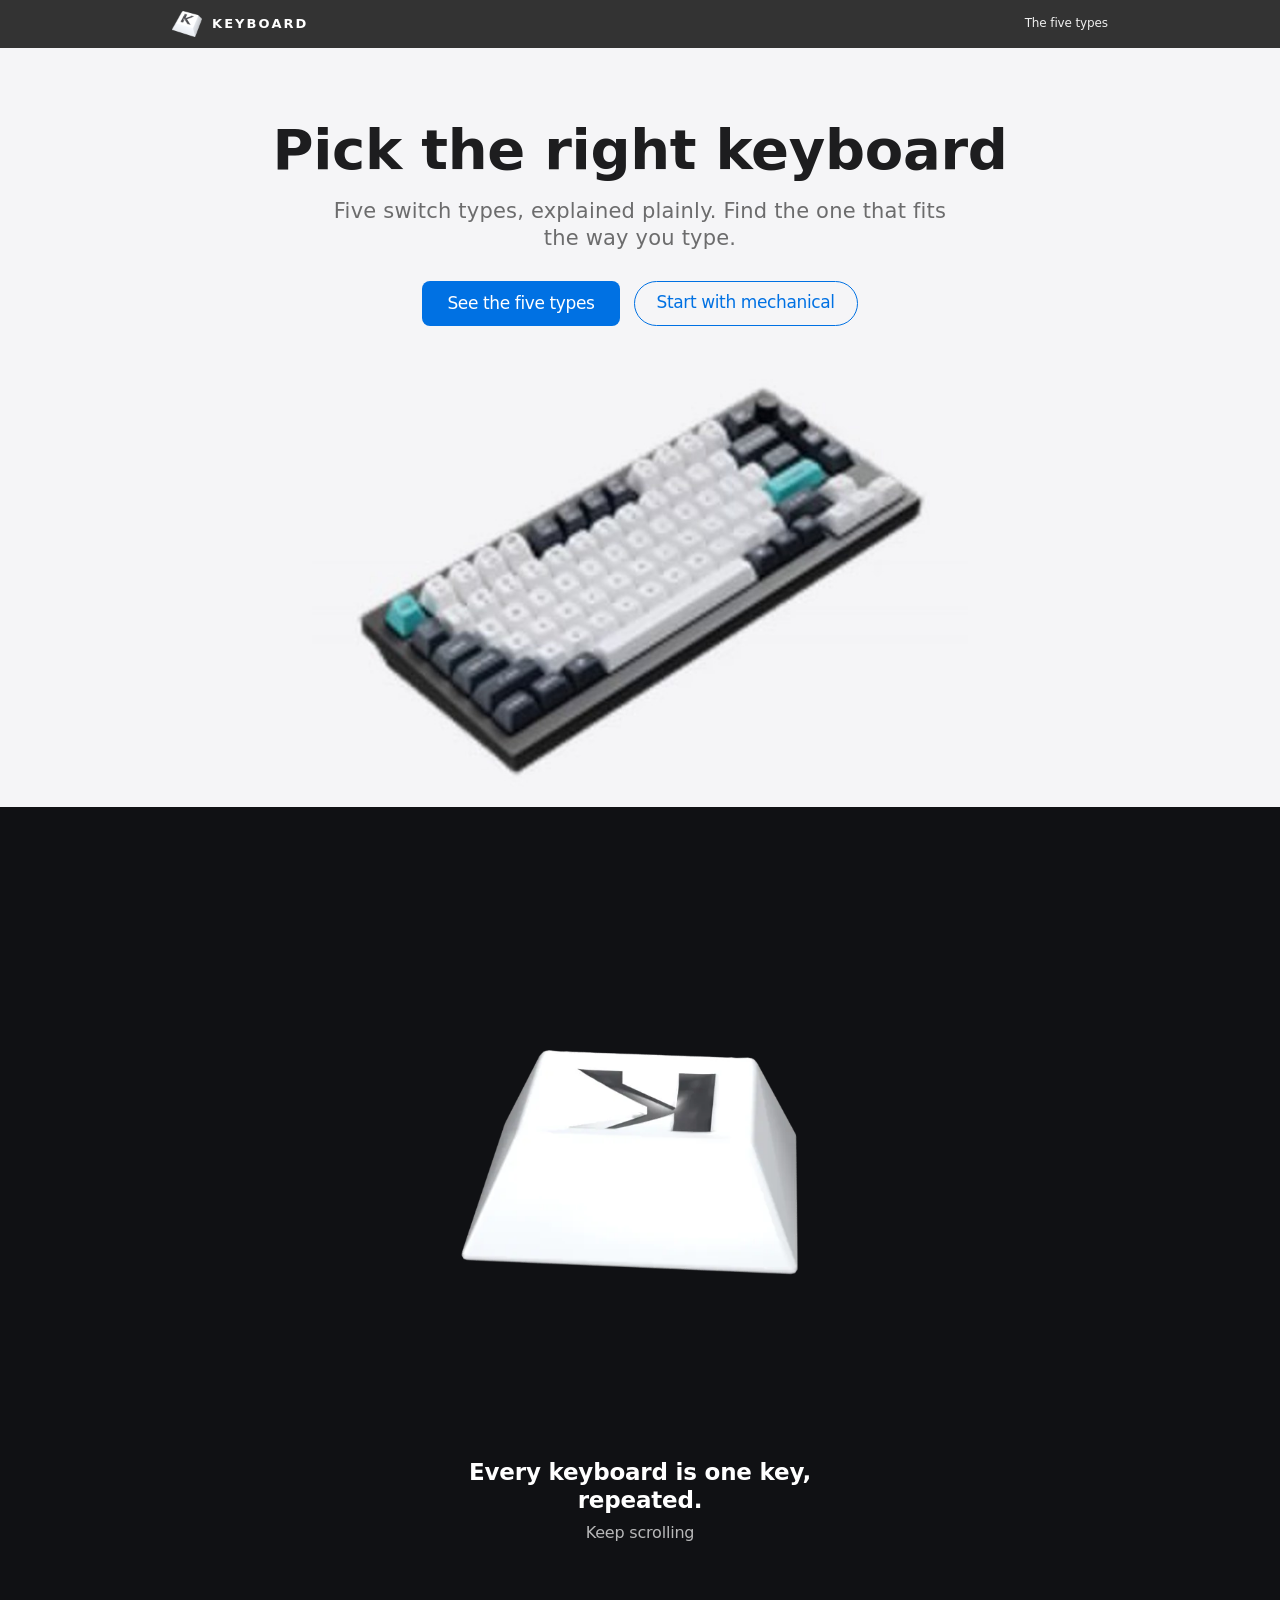
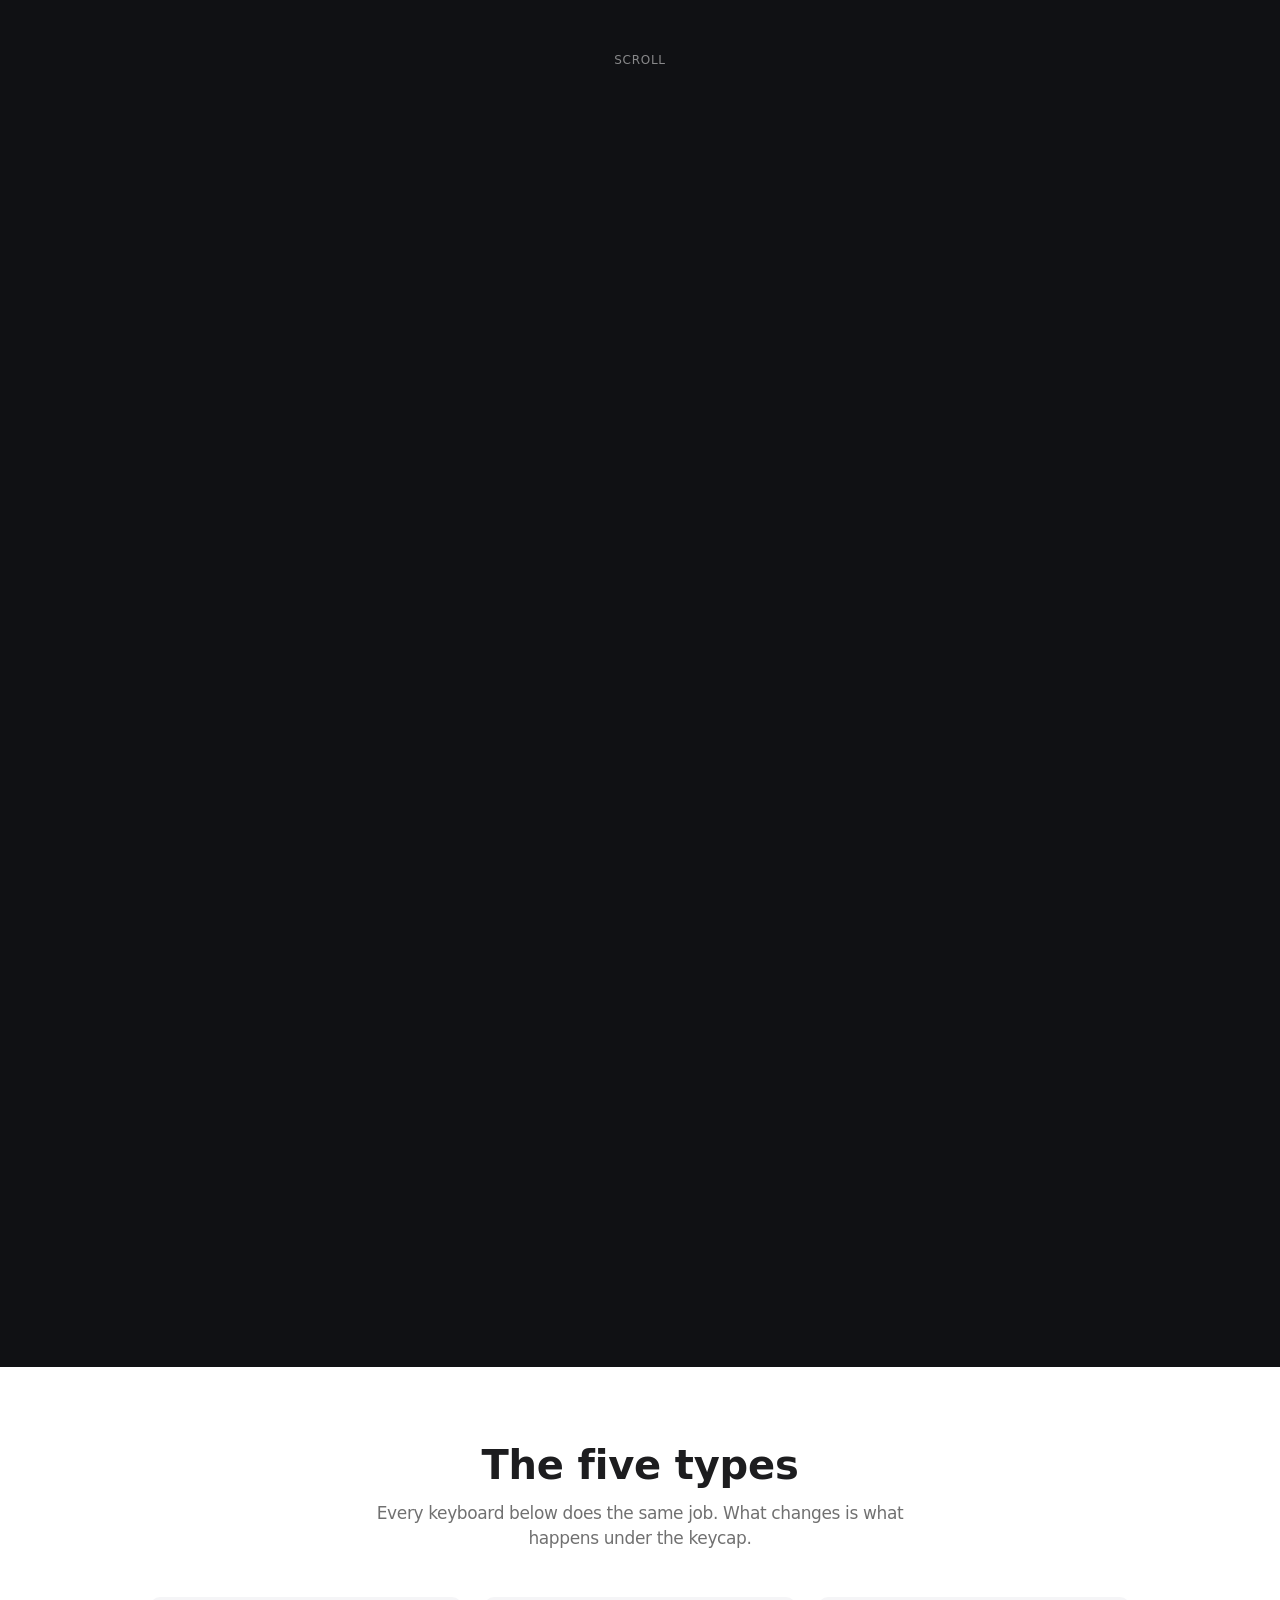
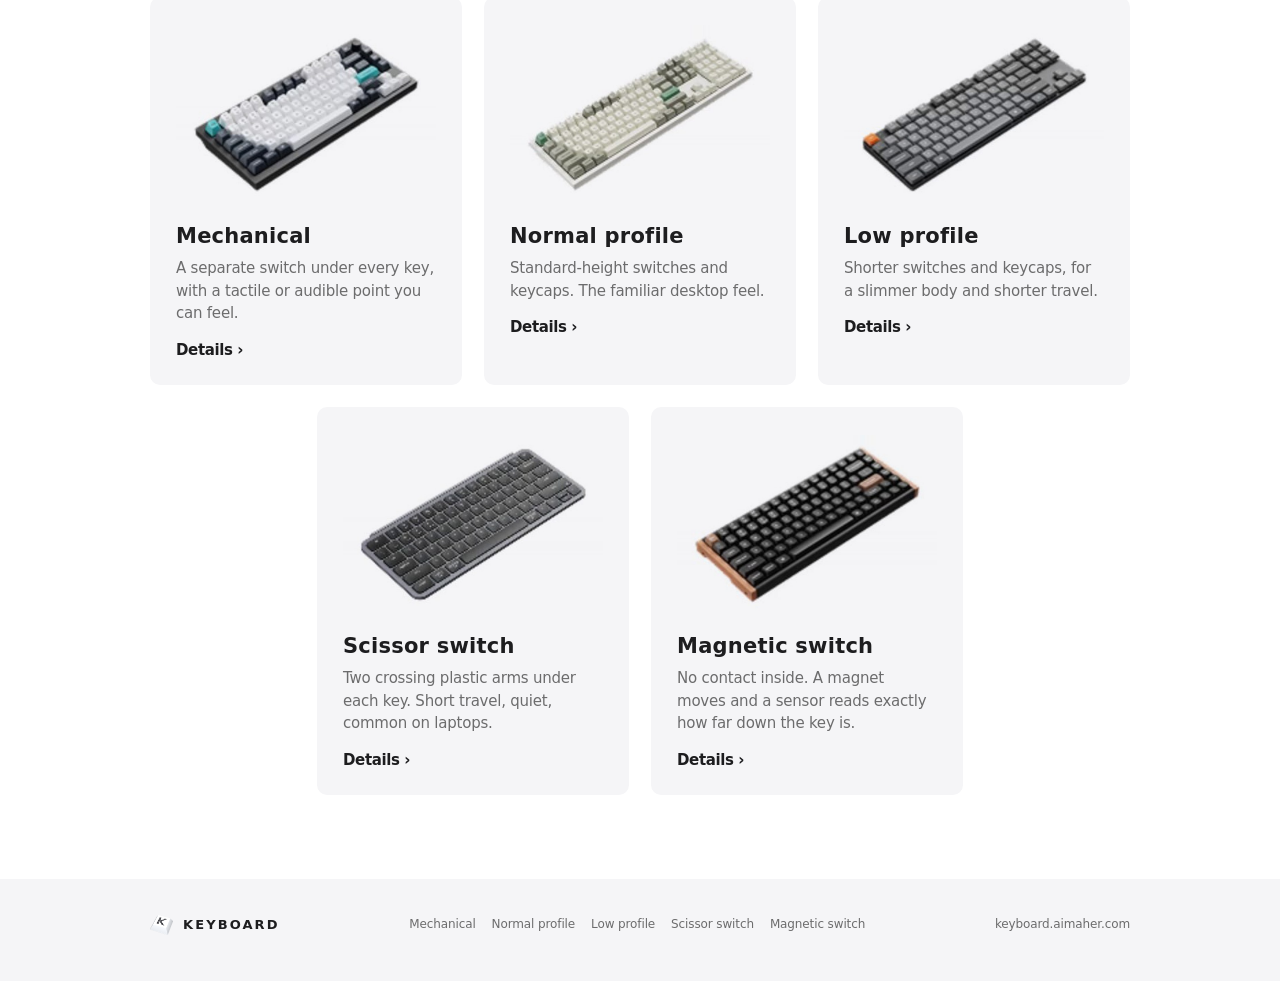
<file: index.html>
<!DOCTYPE html>
<html lang="en">
<head>
<meta charset="utf-8">
<meta name="viewport" content="width=device-width, initial-scale=1">
<meta name="robots" content="noindex">
<title>Keyboard &middot; pick the right one</title>
<meta name="description" content="Five keyboard switch types explained plainly: mechanical, normal profile, low profile, scissor and magnetic.">
<link rel="icon" href="assets/k/favicon-32.png" sizes="32x32">
<link rel="apple-touch-icon" href="assets/k/apple-touch-icon.png">
<link rel="stylesheet" href="assets/site.css">
</head>
<body>
<nav class="nav">
  <div class="nav-in">
    <a class="brand" href="index.html">
      <img src="assets/k/mark.png" alt="" width="30" height="26">
      <span>Keyboard</span>
    </a>
    <span class="nav-sp"></span>
    <a class="lnk" href="#types">The five types</a>
  </div>
</nav>
<header class="hero">
  <h1>Pick the right keyboard</h1>
  <p class="lede">Five switch types, explained plainly. Find the one that fits the way you type.</p>
  <div class="cta-row">
    <a class="btn" href="#types">See the five types</a>
    <a class="btn ghost" href="types/mechanical.html">Start with mechanical</a>
  </div>
  <div class="hero-shot">
    <img src="assets/img/mechanical.jpg" width="900" height="620"
         alt="Mechanical keyboard with dark and white keycaps and a teal accent key">
  </div>
</header>

<section class="kband" data-kband data-frames="40" style="height:240vh">
  <div class="stage">
    <img class="frame" data-kframe src="assets/k/frames/f0001.webp" width="800" height="600"
         alt="A single keycap with an engraved letter K, rotating as you scroll">
    <div class="caps">
      <p class="cap" data-kcap>Every keyboard is one key, repeated.<span class="dim">Keep scrolling</span></p>
      <p class="cap" data-kcap>What changes is what sits under the keycap.<span class="dim">The switch is the difference</span></p>
      <p class="cap" data-kcap>Five mechanisms, five different feels.<span class="dim">Pick the one that suits you</span></p>
    </div>
    <p class="hint" data-khint>Scroll</p>
  </div>
</section>

<section class="models" id="types">
  <div class="wrap">
    <h2>The five types</h2>
    <p class="center-lede">Every keyboard below does the same job. What changes is what happens under the keycap.</p>
    <div class="grid">
      <a class="card" href="types/mechanical.html">
        <img src="assets/img/mechanical.jpg" width="900" height="620" alt="Mechanical keyboard with dark and white keycaps and a teal accent key">
        <h3>Mechanical</h3>
        <p>A separate switch under every key, with a tactile or audible point you can feel.</p>
        <span class="more">Details &rsaquo;</span>
      </a>
      <a class="card" href="types/normal-profile.html">
        <img src="assets/img/normal.jpg" width="900" height="620" alt="Normal profile keyboard in cream and olive">
        <h3>Normal profile</h3>
        <p>Standard-height switches and keycaps. The familiar desktop feel.</p>
        <span class="more">Details &rsaquo;</span>
      </a>
      <a class="card" href="types/low-profile.html">
        <img src="assets/img/lowprofile.jpg" width="900" height="620" alt="Low profile keyboard in dark grey with an orange accent key">
        <h3>Low profile</h3>
        <p>Shorter switches and keycaps, for a slimmer body and shorter travel.</p>
        <span class="more">Details &rsaquo;</span>
      </a>
      <a class="card" href="types/scissor-switch.html">
        <img src="assets/img/scissor.jpg" width="900" height="620" alt="Scissor switch keyboard in silver grey">
        <h3>Scissor switch</h3>
        <p>Two crossing plastic arms under each key. Short travel, quiet, common on laptops.</p>
        <span class="more">Details &rsaquo;</span>
      </a>
      <a class="card" href="types/magnetic-switch.html">
        <img src="assets/img/magnetic.jpg" width="900" height="620" alt="Magnetic switch keyboard with black keycaps and a wood frame">
        <h3>Magnetic switch</h3>
        <p>No contact inside. A magnet moves and a sensor reads exactly how far down the key is.</p>
        <span class="more">Details &rsaquo;</span>
      </a>
    </div>
  </div>
</section>

<footer class="foot">
  <div class="foot-in">
    <a class="brand" href="index.html">
      <img src="assets/k/mark.png" alt="" width="23" height="20">
      <span>Keyboard</span>
    </a>
    <div class="foot-links">
      <a href="types/mechanical.html">Mechanical</a>
      <a href="types/normal-profile.html">Normal profile</a>
      <a href="types/low-profile.html">Low profile</a>
      <a href="types/scissor-switch.html">Scissor switch</a>
      <a href="types/magnetic-switch.html">Magnetic switch</a>
    </div>
    <span>keyboard.aimaher.com</span>
  </div>
</footer>
<script src="assets/scroll.js" defer></script>
</body>
</html>
</file>
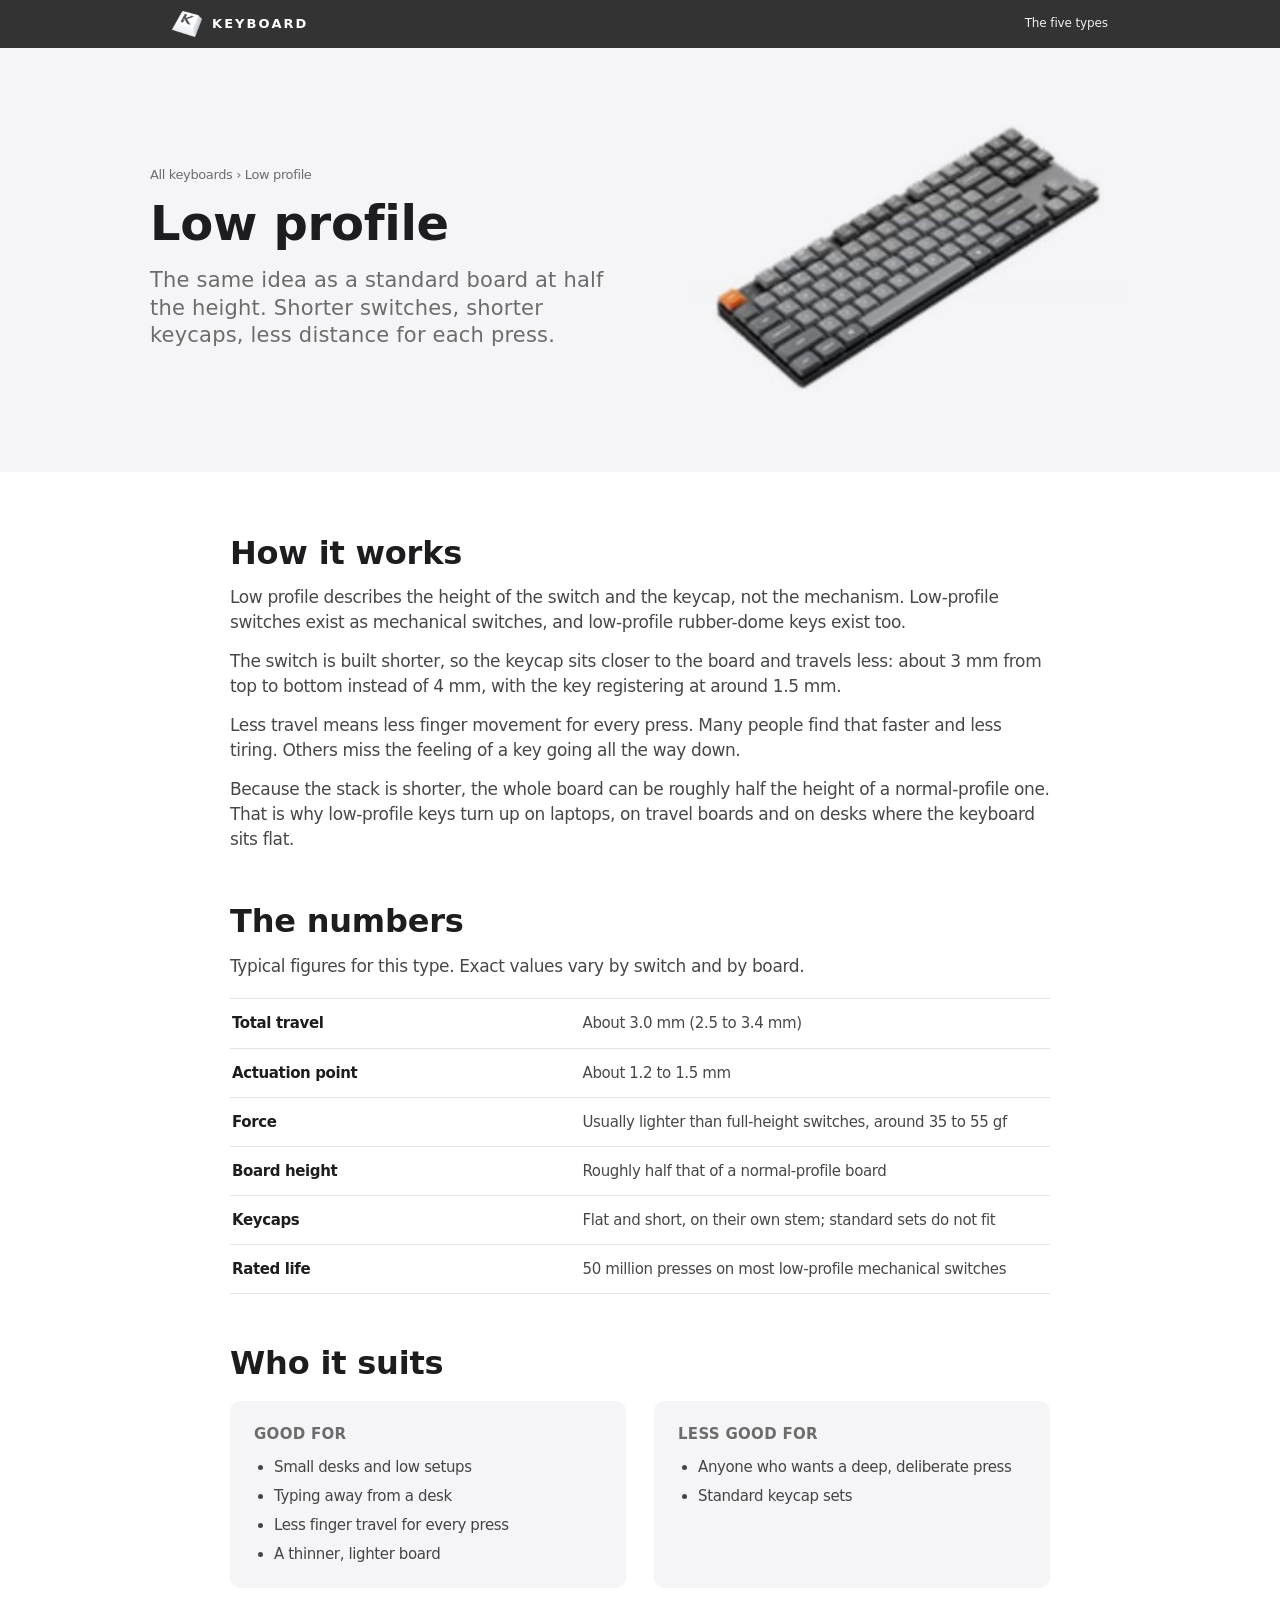
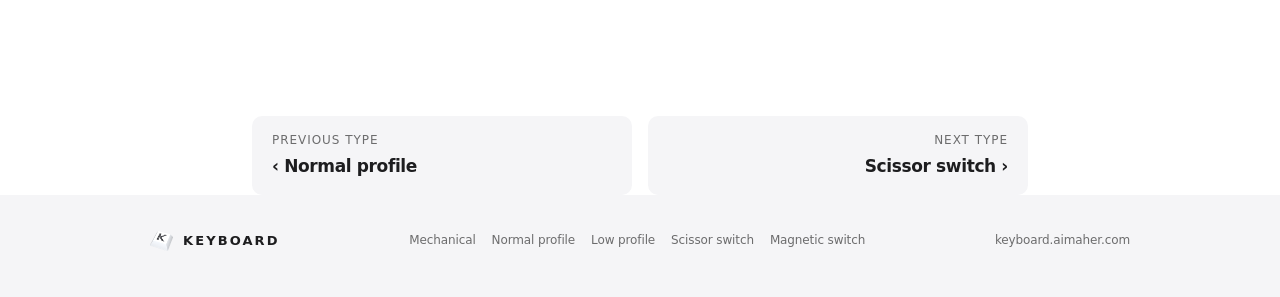
<file: types/low-profile.html>
<!DOCTYPE html>
<html lang="en">
<head>
<meta charset="utf-8">
<meta name="viewport" content="width=device-width, initial-scale=1">
<meta name="robots" content="noindex">
<title>Low profile &middot; Keyboard</title>
<meta name="description" content="Shorter switches and keycaps, for a slimmer body and shorter travel.">
<link rel="icon" href="../assets/k/favicon-32.png" sizes="32x32">
<link rel="apple-touch-icon" href="../assets/k/apple-touch-icon.png">
<link rel="stylesheet" href="../assets/site.css">
</head>
<body>
<nav class="nav">
  <div class="nav-in">
    <a class="brand" href="../index.html">
      <img src="../assets/k/mark.png" alt="" width="30" height="26">
      <span>Keyboard</span>
    </a>
    <span class="nav-sp"></span>
    <a class="lnk" href="../index.html#types">The five types</a>
  </div>
</nav>
<header class="tp-head">
  <div class="tp-top">
    <div>
      <p class="crumbs"><a href="../index.html">All keyboards</a> &rsaquo; Low profile</p>
      <h1>Low profile</h1>
      <p class="lede">The same idea as a standard board at half the height. Shorter switches, shorter keycaps, less distance for each press.</p>
    </div>
    <img src="../assets/img/lowprofile.jpg" width="900" height="620" alt="Low profile keyboard in dark grey with an orange accent key">
  </div>
</header>

<main class="tp-body">
  <div class="wrap">

    <section class="sect">
      <h2>How it works</h2>
      <p>Low profile describes the height of the switch and the keycap, not the mechanism. Low-profile switches exist as mechanical switches, and low-profile rubber-dome keys exist too.</p>
      <p>The switch is built shorter, so the keycap sits closer to the board and travels less: about 3&nbsp;mm from top to bottom instead of 4&nbsp;mm, with the key registering at around 1.5&nbsp;mm.</p>
      <p>Less travel means less finger movement for every press. Many people find that faster and less tiring. Others miss the feeling of a key going all the way down.</p>
      <p>Because the stack is shorter, the whole board can be roughly half the height of a normal-profile one. That is why low-profile keys turn up on laptops, on travel boards and on desks where the keyboard sits flat.</p>
    </section>

    <section class="sect">
      <h2>The numbers</h2>
      <p>Typical figures for this type. Exact values vary by switch and by board.</p>
      <dl class="spec">
      <div><dt>Total travel</dt><dd>About 3.0&nbsp;mm (2.5 to 3.4&nbsp;mm)</dd></div>
      <div><dt>Actuation point</dt><dd>About 1.2 to 1.5&nbsp;mm</dd></div>
      <div><dt>Force</dt><dd>Usually lighter than full-height switches, around 35 to 55&nbsp;gf</dd></div>
      <div><dt>Board height</dt><dd>Roughly half that of a normal-profile board</dd></div>
      <div><dt>Keycaps</dt><dd>Flat and short, on their own stem; standard sets do not fit</dd></div>
      <div><dt>Rated life</dt><dd>50 million presses on most low-profile mechanical switches</dd></div>
      </dl>
    </section>

    <section class="sect">
      <h2>Who it suits</h2>
      <div class="cols">
        <div>
          <h4>Good for</h4>
          <ul>
          <li>Small desks and low setups</li>
          <li>Typing away from a desk</li>
          <li>Less finger travel for every press</li>
          <li>A thinner, lighter board</li>
          </ul>
        </div>
        <div>
          <h4>Less good for</h4>
          <ul>
          <li>Anyone who wants a deep, deliberate press</li>
          <li>Standard keycap sets</li>
          </ul>
        </div>
      </div>
    </section>

  </div>
</main>

<div class="pager">
  <a href="normal-profile.html"><span class="k">Previous type</span><span class="t">&lsaquo; Normal profile</span></a>
  <a href="scissor-switch.html" style="text-align:right"><span class="k">Next type</span><span class="t">Scissor switch &rsaquo;</span></a>
</div>

<footer class="foot">
  <div class="foot-in">
    <a class="brand" href="../index.html">
      <img src="../assets/k/mark.png" alt="" width="23" height="20">
      <span>Keyboard</span>
    </a>
    <div class="foot-links">
      <a href="../types/mechanical.html">Mechanical</a>
      <a href="../types/normal-profile.html">Normal profile</a>
      <a href="../types/low-profile.html">Low profile</a>
      <a href="../types/scissor-switch.html">Scissor switch</a>
      <a href="../types/magnetic-switch.html">Magnetic switch</a>
    </div>
    <span>keyboard.aimaher.com</span>
  </div>
</footer>
</body>
</html>
</file>
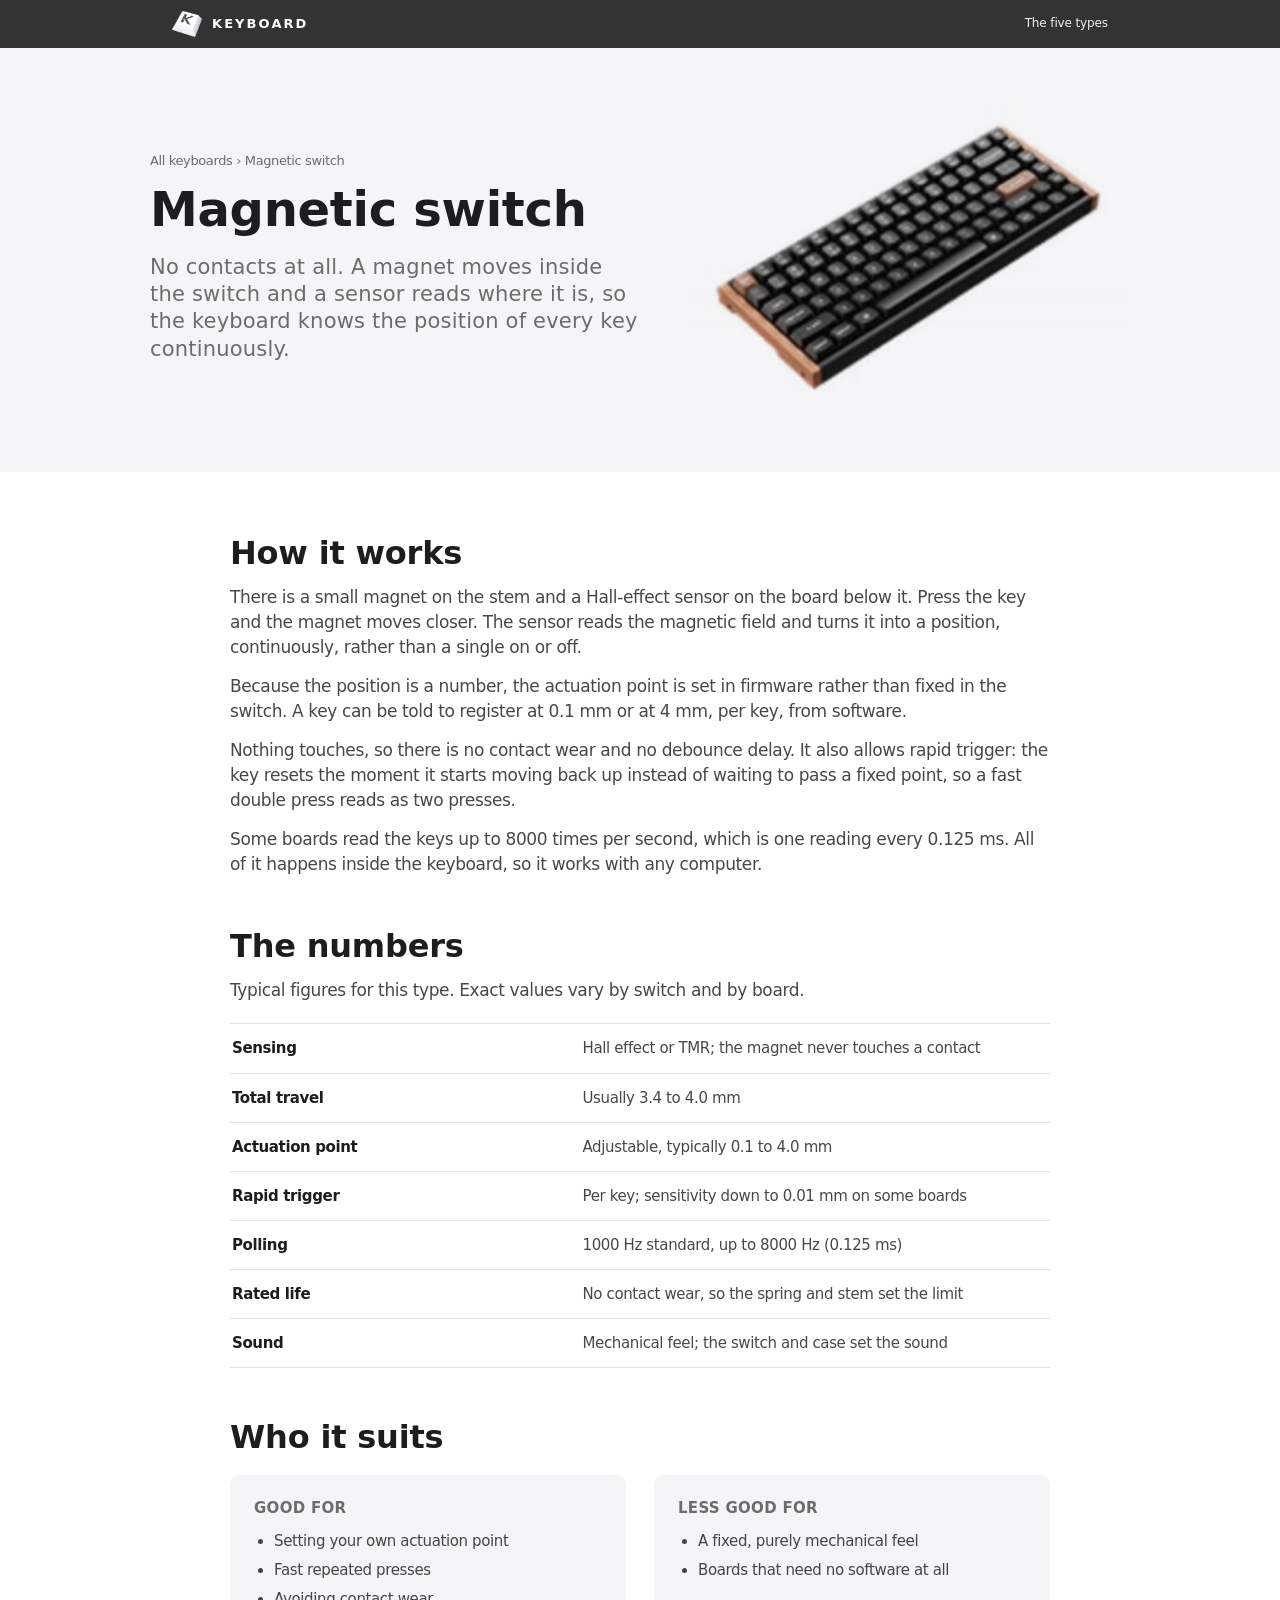
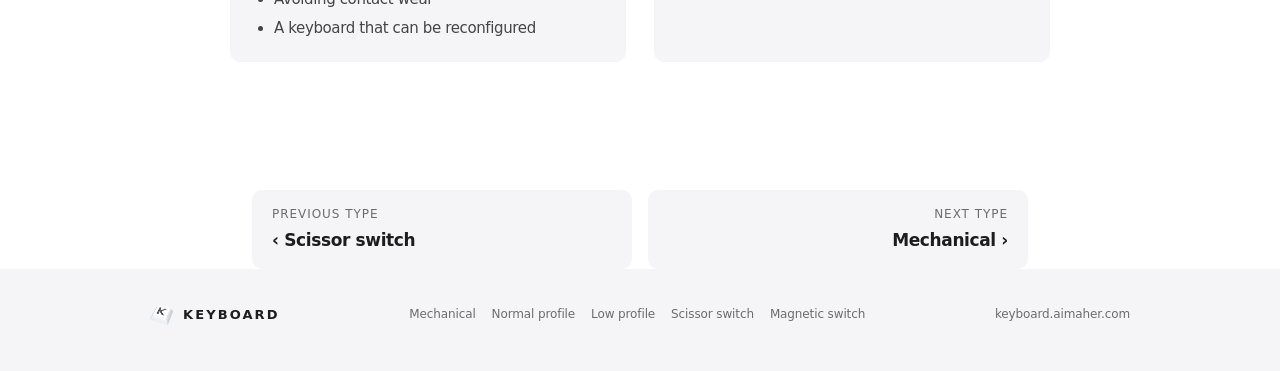
<file: types/magnetic-switch.html>
<!DOCTYPE html>
<html lang="en">
<head>
<meta charset="utf-8">
<meta name="viewport" content="width=device-width, initial-scale=1">
<meta name="robots" content="noindex">
<title>Magnetic switch &middot; Keyboard</title>
<meta name="description" content="No contact inside. A magnet moves and a sensor reads exactly how far down the key is.">
<link rel="icon" href="../assets/k/favicon-32.png" sizes="32x32">
<link rel="apple-touch-icon" href="../assets/k/apple-touch-icon.png">
<link rel="stylesheet" href="../assets/site.css">
</head>
<body>
<nav class="nav">
  <div class="nav-in">
    <a class="brand" href="../index.html">
      <img src="../assets/k/mark.png" alt="" width="30" height="26">
      <span>Keyboard</span>
    </a>
    <span class="nav-sp"></span>
    <a class="lnk" href="../index.html#types">The five types</a>
  </div>
</nav>
<header class="tp-head">
  <div class="tp-top">
    <div>
      <p class="crumbs"><a href="../index.html">All keyboards</a> &rsaquo; Magnetic switch</p>
      <h1>Magnetic switch</h1>
      <p class="lede">No contacts at all. A magnet moves inside the switch and a sensor reads where it is, so the keyboard knows the position of every key continuously.</p>
    </div>
    <img src="../assets/img/magnetic.jpg" width="900" height="620" alt="Magnetic switch keyboard with black keycaps and a wood frame">
  </div>
</header>

<main class="tp-body">
  <div class="wrap">

    <section class="sect">
      <h2>How it works</h2>
      <p>There is a small magnet on the stem and a Hall-effect sensor on the board below it. Press the key and the magnet moves closer. The sensor reads the magnetic field and turns it into a position, continuously, rather than a single on or off.</p>
      <p>Because the position is a number, the actuation point is set in firmware rather than fixed in the switch. A key can be told to register at 0.1&nbsp;mm or at 4&nbsp;mm, per key, from software.</p>
      <p>Nothing touches, so there is no contact wear and no debounce delay. It also allows rapid trigger: the key resets the moment it starts moving back up instead of waiting to pass a fixed point, so a fast double press reads as two presses.</p>
      <p>Some boards read the keys up to 8000 times per second, which is one reading every 0.125&nbsp;ms. All of it happens inside the keyboard, so it works with any computer.</p>
    </section>

    <section class="sect">
      <h2>The numbers</h2>
      <p>Typical figures for this type. Exact values vary by switch and by board.</p>
      <dl class="spec">
      <div><dt>Sensing</dt><dd>Hall effect or TMR; the magnet never touches a contact</dd></div>
      <div><dt>Total travel</dt><dd>Usually 3.4 to 4.0&nbsp;mm</dd></div>
      <div><dt>Actuation point</dt><dd>Adjustable, typically 0.1 to 4.0&nbsp;mm</dd></div>
      <div><dt>Rapid trigger</dt><dd>Per key; sensitivity down to 0.01&nbsp;mm on some boards</dd></div>
      <div><dt>Polling</dt><dd>1000&nbsp;Hz standard, up to 8000&nbsp;Hz (0.125&nbsp;ms)</dd></div>
      <div><dt>Rated life</dt><dd>No contact wear, so the spring and stem set the limit</dd></div>
      <div><dt>Sound</dt><dd>Mechanical feel; the switch and case set the sound</dd></div>
      </dl>
    </section>

    <section class="sect">
      <h2>Who it suits</h2>
      <div class="cols">
        <div>
          <h4>Good for</h4>
          <ul>
          <li>Setting your own actuation point</li>
          <li>Fast repeated presses</li>
          <li>Avoiding contact wear</li>
          <li>A keyboard that can be reconfigured</li>
          </ul>
        </div>
        <div>
          <h4>Less good for</h4>
          <ul>
          <li>A fixed, purely mechanical feel</li>
          <li>Boards that need no software at all</li>
          </ul>
        </div>
      </div>
    </section>

  </div>
</main>

<div class="pager">
  <a href="scissor-switch.html"><span class="k">Previous type</span><span class="t">&lsaquo; Scissor switch</span></a>
  <a href="mechanical.html" style="text-align:right"><span class="k">Next type</span><span class="t">Mechanical &rsaquo;</span></a>
</div>

<footer class="foot">
  <div class="foot-in">
    <a class="brand" href="../index.html">
      <img src="../assets/k/mark.png" alt="" width="23" height="20">
      <span>Keyboard</span>
    </a>
    <div class="foot-links">
      <a href="../types/mechanical.html">Mechanical</a>
      <a href="../types/normal-profile.html">Normal profile</a>
      <a href="../types/low-profile.html">Low profile</a>
      <a href="../types/scissor-switch.html">Scissor switch</a>
      <a href="../types/magnetic-switch.html">Magnetic switch</a>
    </div>
    <span>keyboard.aimaher.com</span>
  </div>
</footer>
</body>
</html>
</file>
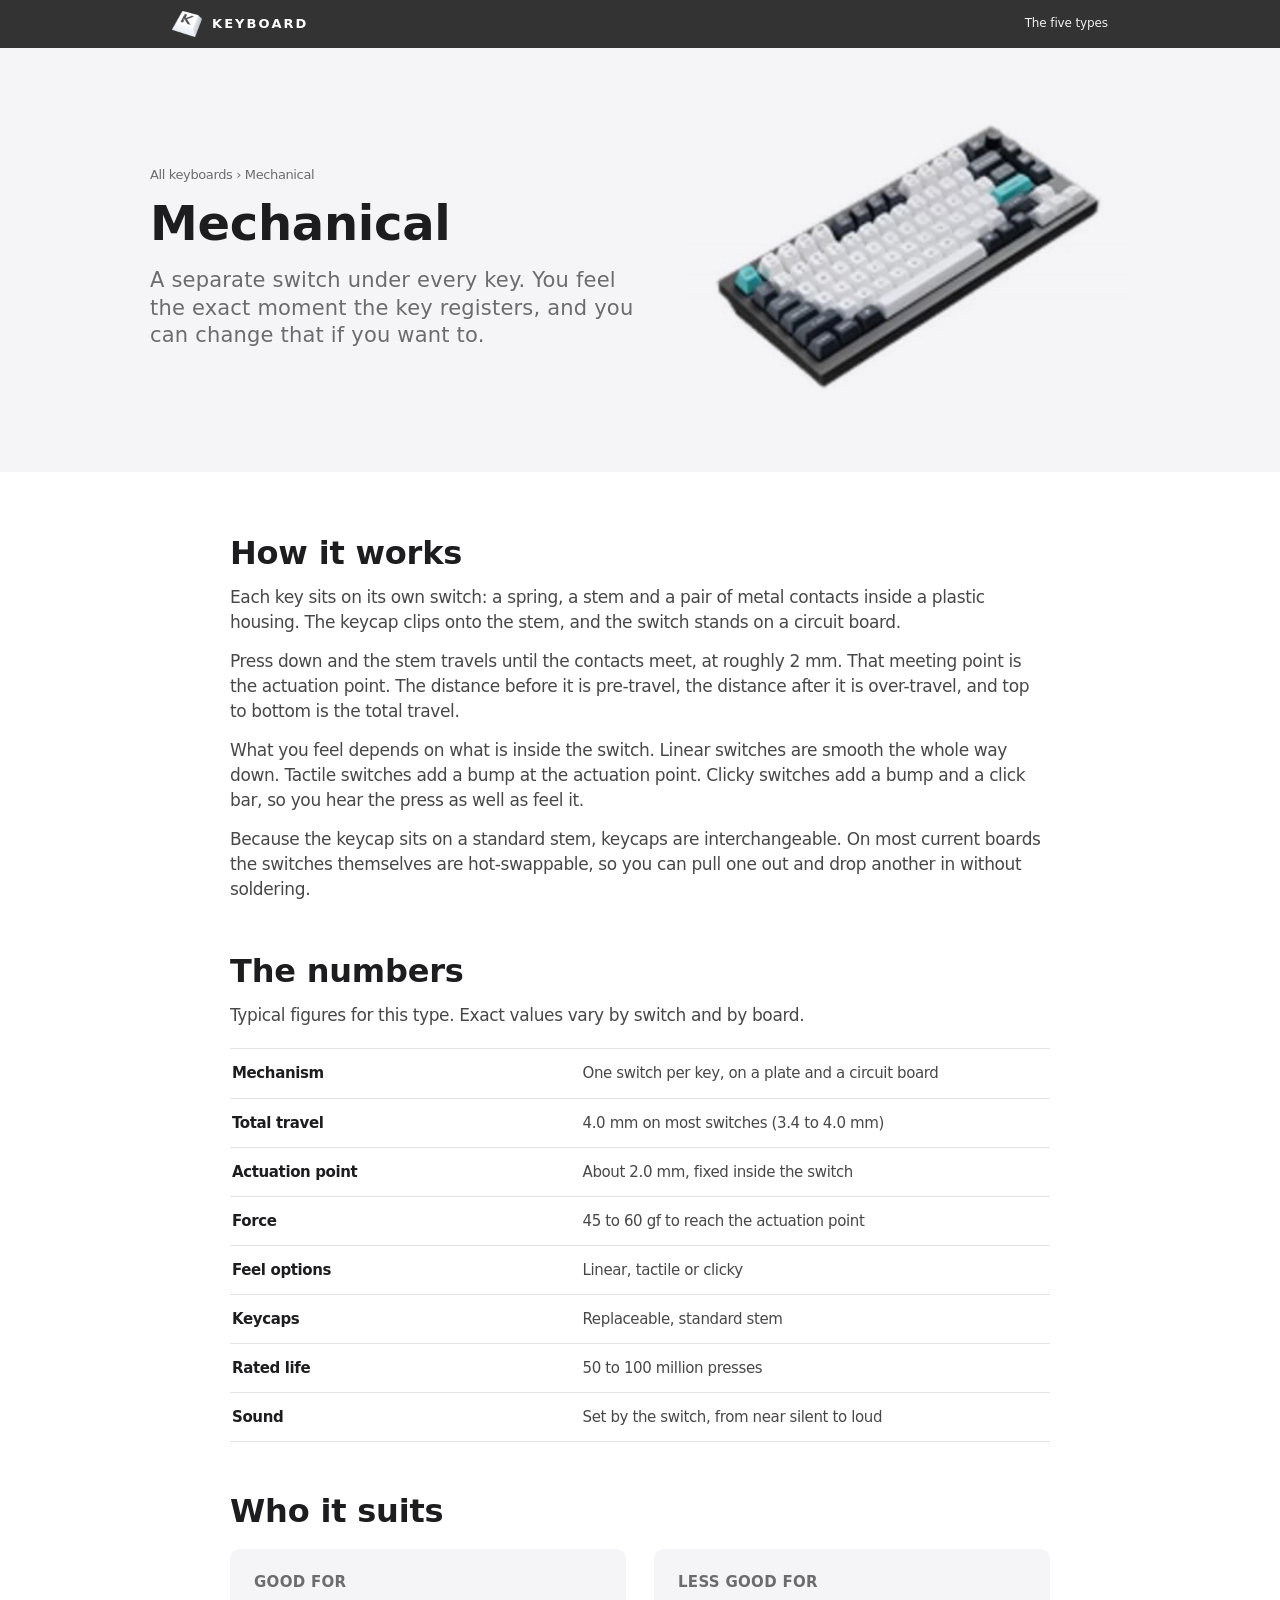
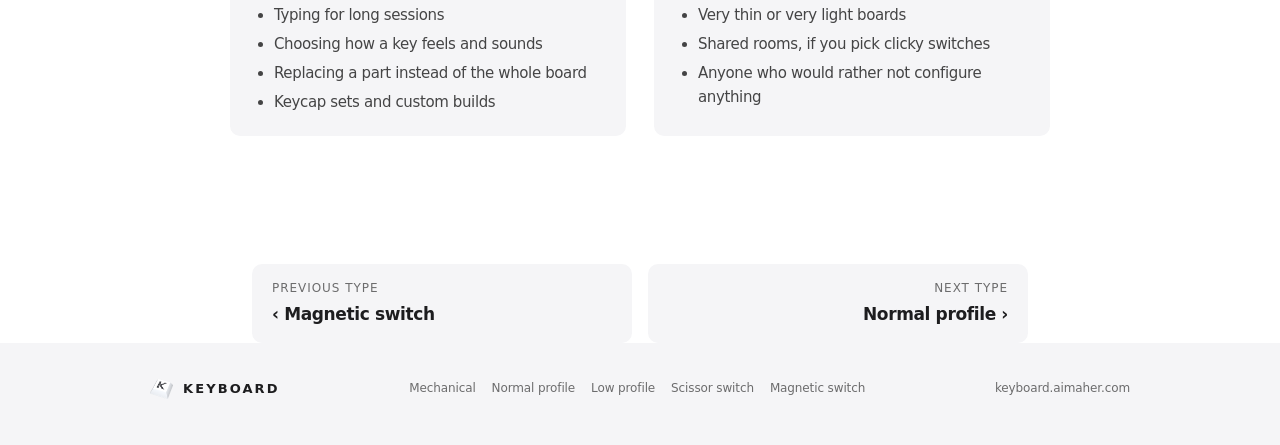
<file: types/mechanical.html>
<!DOCTYPE html>
<html lang="en">
<head>
<meta charset="utf-8">
<meta name="viewport" content="width=device-width, initial-scale=1">
<meta name="robots" content="noindex">
<title>Mechanical &middot; Keyboard</title>
<meta name="description" content="A separate switch under every key, with a tactile or audible point you can feel.">
<link rel="icon" href="../assets/k/favicon-32.png" sizes="32x32">
<link rel="apple-touch-icon" href="../assets/k/apple-touch-icon.png">
<link rel="stylesheet" href="../assets/site.css">
</head>
<body>
<nav class="nav">
  <div class="nav-in">
    <a class="brand" href="../index.html">
      <img src="../assets/k/mark.png" alt="" width="30" height="26">
      <span>Keyboard</span>
    </a>
    <span class="nav-sp"></span>
    <a class="lnk" href="../index.html#types">The five types</a>
  </div>
</nav>
<header class="tp-head">
  <div class="tp-top">
    <div>
      <p class="crumbs"><a href="../index.html">All keyboards</a> &rsaquo; Mechanical</p>
      <h1>Mechanical</h1>
      <p class="lede">A separate switch under every key. You feel the exact moment the key registers, and you can change that if you want to.</p>
    </div>
    <img src="../assets/img/mechanical.jpg" width="900" height="620" alt="Mechanical keyboard with dark and white keycaps and a teal accent key">
  </div>
</header>

<main class="tp-body">
  <div class="wrap">

    <section class="sect">
      <h2>How it works</h2>
      <p>Each key sits on its own switch: a spring, a stem and a pair of metal contacts inside a plastic housing. The keycap clips onto the stem, and the switch stands on a circuit board.</p>
      <p>Press down and the stem travels until the contacts meet, at roughly 2&nbsp;mm. That meeting point is the actuation point. The distance before it is pre-travel, the distance after it is over-travel, and top to bottom is the total travel.</p>
      <p>What you feel depends on what is inside the switch. Linear switches are smooth the whole way down. Tactile switches add a bump at the actuation point. Clicky switches add a bump and a click bar, so you hear the press as well as feel it.</p>
      <p>Because the keycap sits on a standard stem, keycaps are interchangeable. On most current boards the switches themselves are hot-swappable, so you can pull one out and drop another in without soldering.</p>
    </section>

    <section class="sect">
      <h2>The numbers</h2>
      <p>Typical figures for this type. Exact values vary by switch and by board.</p>
      <dl class="spec">
      <div><dt>Mechanism</dt><dd>One switch per key, on a plate and a circuit board</dd></div>
      <div><dt>Total travel</dt><dd>4.0&nbsp;mm on most switches (3.4 to 4.0&nbsp;mm)</dd></div>
      <div><dt>Actuation point</dt><dd>About 2.0&nbsp;mm, fixed inside the switch</dd></div>
      <div><dt>Force</dt><dd>45 to 60&nbsp;gf to reach the actuation point</dd></div>
      <div><dt>Feel options</dt><dd>Linear, tactile or clicky</dd></div>
      <div><dt>Keycaps</dt><dd>Replaceable, standard stem</dd></div>
      <div><dt>Rated life</dt><dd>50 to 100 million presses</dd></div>
      <div><dt>Sound</dt><dd>Set by the switch, from near silent to loud</dd></div>
      </dl>
    </section>

    <section class="sect">
      <h2>Who it suits</h2>
      <div class="cols">
        <div>
          <h4>Good for</h4>
          <ul>
          <li>Typing for long sessions</li>
          <li>Choosing how a key feels and sounds</li>
          <li>Replacing a part instead of the whole board</li>
          <li>Keycap sets and custom builds</li>
          </ul>
        </div>
        <div>
          <h4>Less good for</h4>
          <ul>
          <li>Very thin or very light boards</li>
          <li>Shared rooms, if you pick clicky switches</li>
          <li>Anyone who would rather not configure anything</li>
          </ul>
        </div>
      </div>
    </section>

  </div>
</main>

<div class="pager">
  <a href="magnetic-switch.html"><span class="k">Previous type</span><span class="t">&lsaquo; Magnetic switch</span></a>
  <a href="normal-profile.html" style="text-align:right"><span class="k">Next type</span><span class="t">Normal profile &rsaquo;</span></a>
</div>

<footer class="foot">
  <div class="foot-in">
    <a class="brand" href="../index.html">
      <img src="../assets/k/mark.png" alt="" width="23" height="20">
      <span>Keyboard</span>
    </a>
    <div class="foot-links">
      <a href="../types/mechanical.html">Mechanical</a>
      <a href="../types/normal-profile.html">Normal profile</a>
      <a href="../types/low-profile.html">Low profile</a>
      <a href="../types/scissor-switch.html">Scissor switch</a>
      <a href="../types/magnetic-switch.html">Magnetic switch</a>
    </div>
    <span>keyboard.aimaher.com</span>
  </div>
</footer>
</body>
</html>
</file>
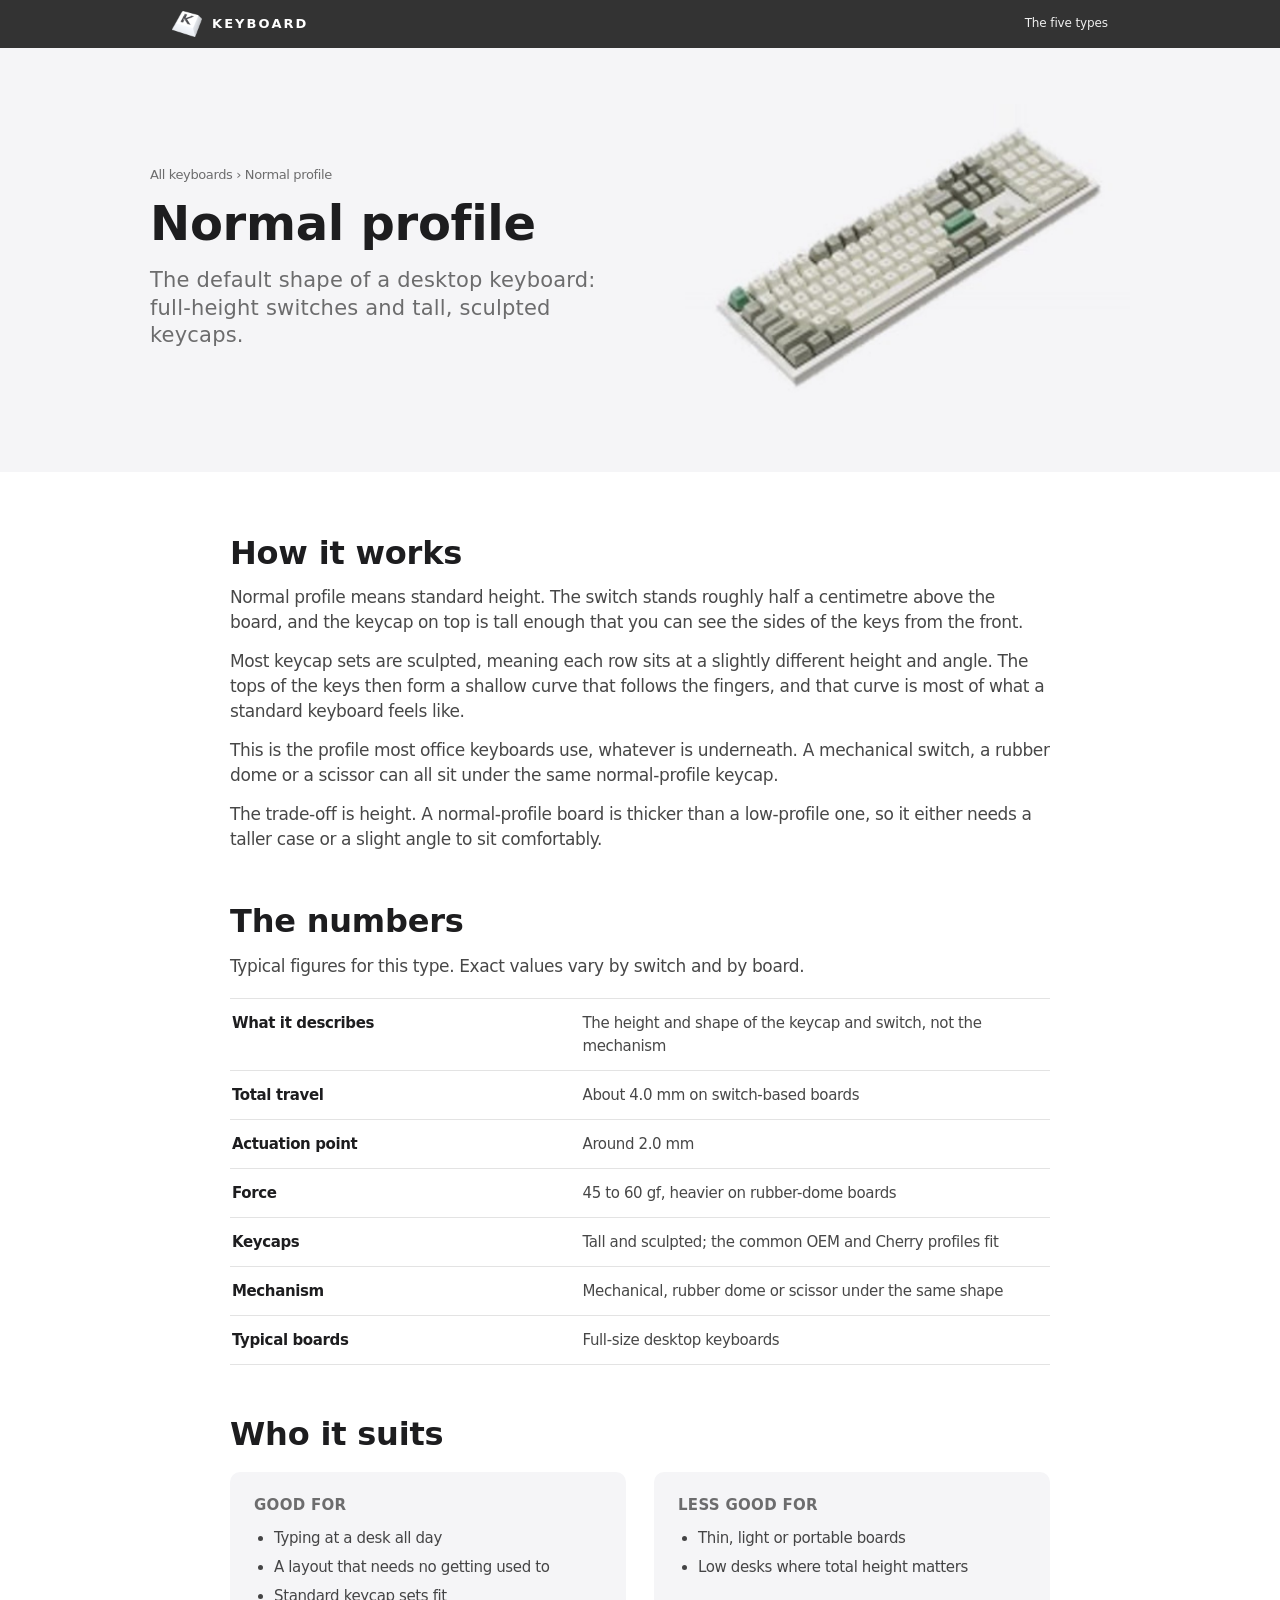
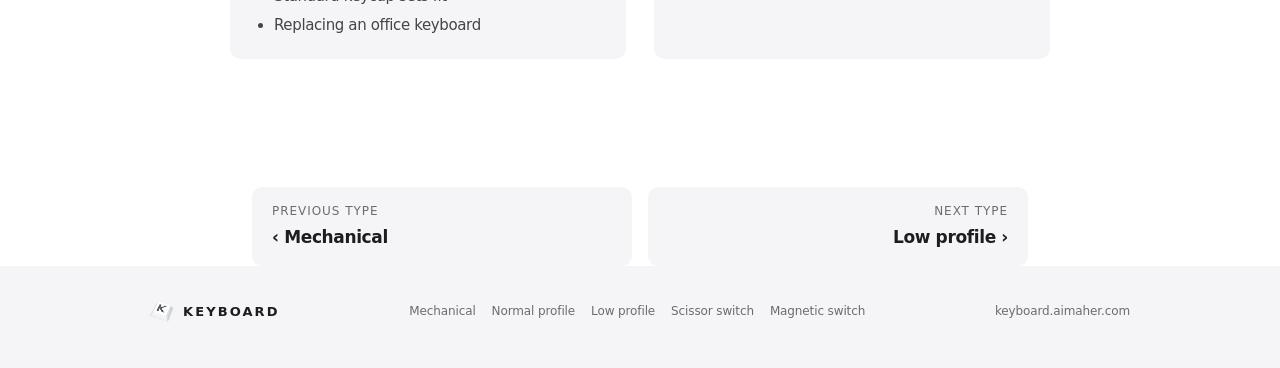
<file: types/normal-profile.html>
<!DOCTYPE html>
<html lang="en">
<head>
<meta charset="utf-8">
<meta name="viewport" content="width=device-width, initial-scale=1">
<meta name="robots" content="noindex">
<title>Normal profile &middot; Keyboard</title>
<meta name="description" content="Standard-height switches and keycaps. The familiar desktop feel.">
<link rel="icon" href="../assets/k/favicon-32.png" sizes="32x32">
<link rel="apple-touch-icon" href="../assets/k/apple-touch-icon.png">
<link rel="stylesheet" href="../assets/site.css">
</head>
<body>
<nav class="nav">
  <div class="nav-in">
    <a class="brand" href="../index.html">
      <img src="../assets/k/mark.png" alt="" width="30" height="26">
      <span>Keyboard</span>
    </a>
    <span class="nav-sp"></span>
    <a class="lnk" href="../index.html#types">The five types</a>
  </div>
</nav>
<header class="tp-head">
  <div class="tp-top">
    <div>
      <p class="crumbs"><a href="../index.html">All keyboards</a> &rsaquo; Normal profile</p>
      <h1>Normal profile</h1>
      <p class="lede">The default shape of a desktop keyboard: full-height switches and tall, sculpted keycaps.</p>
    </div>
    <img src="../assets/img/normal.jpg" width="900" height="620" alt="Normal profile keyboard in cream and olive">
  </div>
</header>

<main class="tp-body">
  <div class="wrap">

    <section class="sect">
      <h2>How it works</h2>
      <p>Normal profile means standard height. The switch stands roughly half a centimetre above the board, and the keycap on top is tall enough that you can see the sides of the keys from the front.</p>
      <p>Most keycap sets are sculpted, meaning each row sits at a slightly different height and angle. The tops of the keys then form a shallow curve that follows the fingers, and that curve is most of what a standard keyboard feels like.</p>
      <p>This is the profile most office keyboards use, whatever is underneath. A mechanical switch, a rubber dome or a scissor can all sit under the same normal-profile keycap.</p>
      <p>The trade-off is height. A normal-profile board is thicker than a low-profile one, so it either needs a taller case or a slight angle to sit comfortably.</p>
    </section>

    <section class="sect">
      <h2>The numbers</h2>
      <p>Typical figures for this type. Exact values vary by switch and by board.</p>
      <dl class="spec">
      <div><dt>What it describes</dt><dd>The height and shape of the keycap and switch, not the mechanism</dd></div>
      <div><dt>Total travel</dt><dd>About 4.0&nbsp;mm on switch-based boards</dd></div>
      <div><dt>Actuation point</dt><dd>Around 2.0&nbsp;mm</dd></div>
      <div><dt>Force</dt><dd>45 to 60&nbsp;gf, heavier on rubber-dome boards</dd></div>
      <div><dt>Keycaps</dt><dd>Tall and sculpted; the common OEM and Cherry profiles fit</dd></div>
      <div><dt>Mechanism</dt><dd>Mechanical, rubber dome or scissor under the same shape</dd></div>
      <div><dt>Typical boards</dt><dd>Full-size desktop keyboards</dd></div>
      </dl>
    </section>

    <section class="sect">
      <h2>Who it suits</h2>
      <div class="cols">
        <div>
          <h4>Good for</h4>
          <ul>
          <li>Typing at a desk all day</li>
          <li>A layout that needs no getting used to</li>
          <li>Standard keycap sets fit</li>
          <li>Replacing an office keyboard</li>
          </ul>
        </div>
        <div>
          <h4>Less good for</h4>
          <ul>
          <li>Thin, light or portable boards</li>
          <li>Low desks where total height matters</li>
          </ul>
        </div>
      </div>
    </section>

  </div>
</main>

<div class="pager">
  <a href="mechanical.html"><span class="k">Previous type</span><span class="t">&lsaquo; Mechanical</span></a>
  <a href="low-profile.html" style="text-align:right"><span class="k">Next type</span><span class="t">Low profile &rsaquo;</span></a>
</div>

<footer class="foot">
  <div class="foot-in">
    <a class="brand" href="../index.html">
      <img src="../assets/k/mark.png" alt="" width="23" height="20">
      <span>Keyboard</span>
    </a>
    <div class="foot-links">
      <a href="../types/mechanical.html">Mechanical</a>
      <a href="../types/normal-profile.html">Normal profile</a>
      <a href="../types/low-profile.html">Low profile</a>
      <a href="../types/scissor-switch.html">Scissor switch</a>
      <a href="../types/magnetic-switch.html">Magnetic switch</a>
    </div>
    <span>keyboard.aimaher.com</span>
  </div>
</footer>
</body>
</html>
</file>
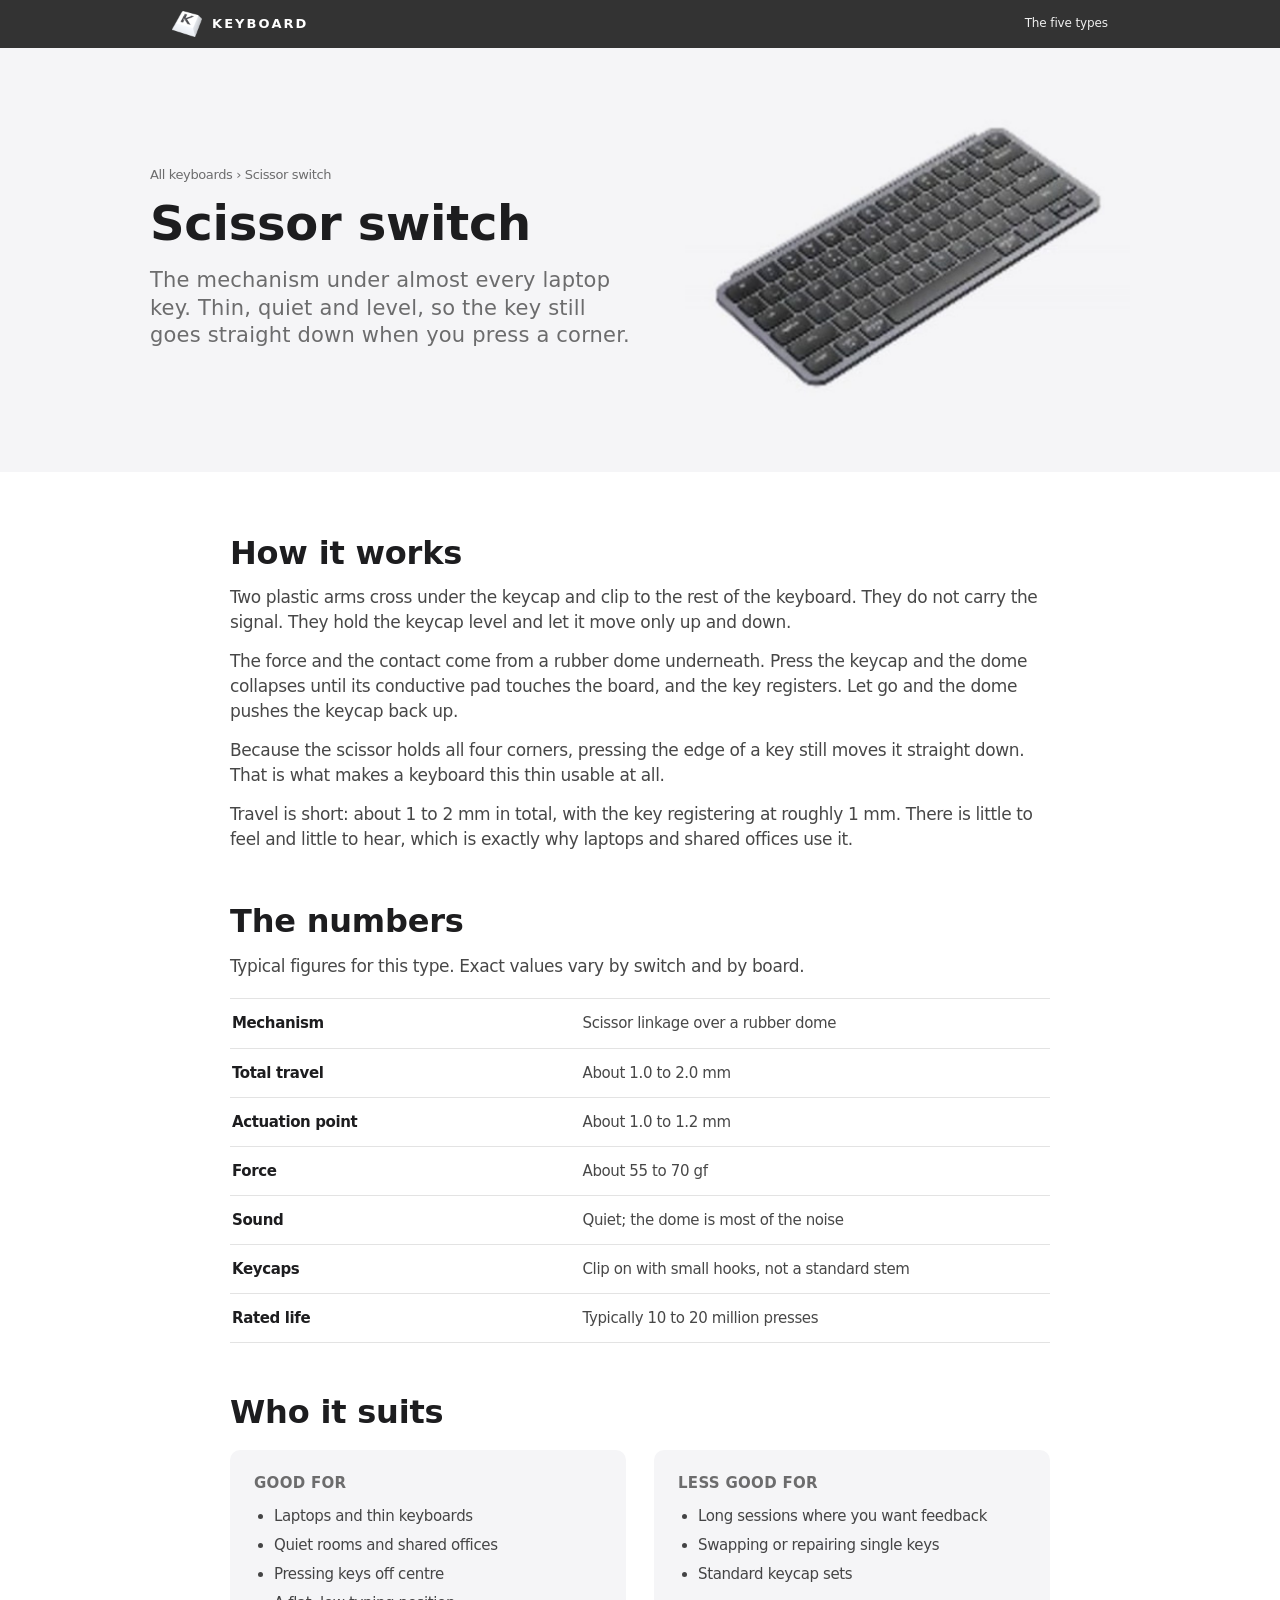
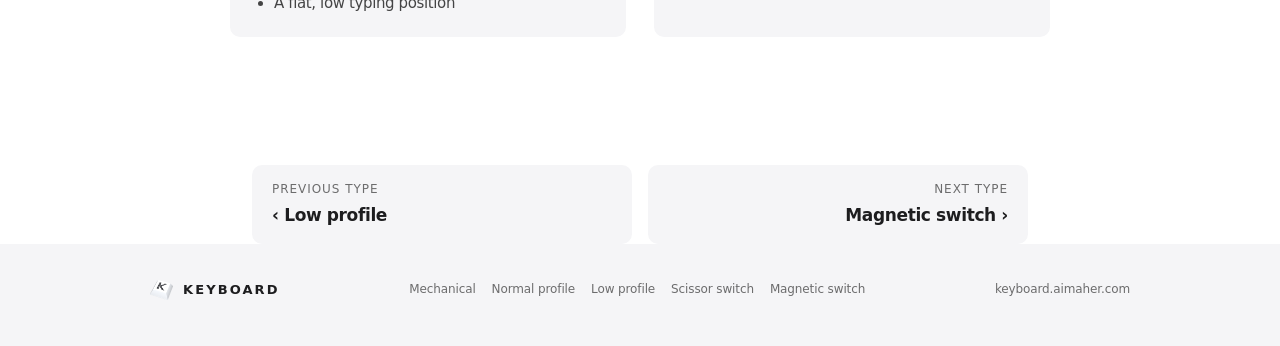
<file: types/scissor-switch.html>
<!DOCTYPE html>
<html lang="en">
<head>
<meta charset="utf-8">
<meta name="viewport" content="width=device-width, initial-scale=1">
<meta name="robots" content="noindex">
<title>Scissor switch &middot; Keyboard</title>
<meta name="description" content="Two crossing plastic arms under each key. Short travel, quiet, common on laptops.">
<link rel="icon" href="../assets/k/favicon-32.png" sizes="32x32">
<link rel="apple-touch-icon" href="../assets/k/apple-touch-icon.png">
<link rel="stylesheet" href="../assets/site.css">
</head>
<body>
<nav class="nav">
  <div class="nav-in">
    <a class="brand" href="../index.html">
      <img src="../assets/k/mark.png" alt="" width="30" height="26">
      <span>Keyboard</span>
    </a>
    <span class="nav-sp"></span>
    <a class="lnk" href="../index.html#types">The five types</a>
  </div>
</nav>
<header class="tp-head">
  <div class="tp-top">
    <div>
      <p class="crumbs"><a href="../index.html">All keyboards</a> &rsaquo; Scissor switch</p>
      <h1>Scissor switch</h1>
      <p class="lede">The mechanism under almost every laptop key. Thin, quiet and level, so the key still goes straight down when you press a corner.</p>
    </div>
    <img src="../assets/img/scissor.jpg" width="900" height="620" alt="Scissor switch keyboard in silver grey">
  </div>
</header>

<main class="tp-body">
  <div class="wrap">

    <section class="sect">
      <h2>How it works</h2>
      <p>Two plastic arms cross under the keycap and clip to the rest of the keyboard. They do not carry the signal. They hold the keycap level and let it move only up and down.</p>
      <p>The force and the contact come from a rubber dome underneath. Press the keycap and the dome collapses until its conductive pad touches the board, and the key registers. Let go and the dome pushes the keycap back up.</p>
      <p>Because the scissor holds all four corners, pressing the edge of a key still moves it straight down. That is what makes a keyboard this thin usable at all.</p>
      <p>Travel is short: about 1 to 2&nbsp;mm in total, with the key registering at roughly 1&nbsp;mm. There is little to feel and little to hear, which is exactly why laptops and shared offices use it.</p>
    </section>

    <section class="sect">
      <h2>The numbers</h2>
      <p>Typical figures for this type. Exact values vary by switch and by board.</p>
      <dl class="spec">
      <div><dt>Mechanism</dt><dd>Scissor linkage over a rubber dome</dd></div>
      <div><dt>Total travel</dt><dd>About 1.0 to 2.0&nbsp;mm</dd></div>
      <div><dt>Actuation point</dt><dd>About 1.0 to 1.2&nbsp;mm</dd></div>
      <div><dt>Force</dt><dd>About 55 to 70&nbsp;gf</dd></div>
      <div><dt>Sound</dt><dd>Quiet; the dome is most of the noise</dd></div>
      <div><dt>Keycaps</dt><dd>Clip on with small hooks, not a standard stem</dd></div>
      <div><dt>Rated life</dt><dd>Typically 10 to 20 million presses</dd></div>
      </dl>
    </section>

    <section class="sect">
      <h2>Who it suits</h2>
      <div class="cols">
        <div>
          <h4>Good for</h4>
          <ul>
          <li>Laptops and thin keyboards</li>
          <li>Quiet rooms and shared offices</li>
          <li>Pressing keys off centre</li>
          <li>A flat, low typing position</li>
          </ul>
        </div>
        <div>
          <h4>Less good for</h4>
          <ul>
          <li>Long sessions where you want feedback</li>
          <li>Swapping or repairing single keys</li>
          <li>Standard keycap sets</li>
          </ul>
        </div>
      </div>
    </section>

  </div>
</main>

<div class="pager">
  <a href="low-profile.html"><span class="k">Previous type</span><span class="t">&lsaquo; Low profile</span></a>
  <a href="magnetic-switch.html" style="text-align:right"><span class="k">Next type</span><span class="t">Magnetic switch &rsaquo;</span></a>
</div>

<footer class="foot">
  <div class="foot-in">
    <a class="brand" href="../index.html">
      <img src="../assets/k/mark.png" alt="" width="23" height="20">
      <span>Keyboard</span>
    </a>
    <div class="foot-links">
      <a href="../types/mechanical.html">Mechanical</a>
      <a href="../types/normal-profile.html">Normal profile</a>
      <a href="../types/low-profile.html">Low profile</a>
      <a href="../types/scissor-switch.html">Scissor switch</a>
      <a href="../types/magnetic-switch.html">Magnetic switch</a>
    </div>
    <span>keyboard.aimaher.com</span>
  </div>
</footer>
</body>
</html>
</file>
<file: assets/site.css>
/* Keyboard store. Apple-inspired tokens: one accent, alternating light/night fields. */
:root{
  --sys:system-ui,-apple-system,"Segoe UI",Roboto,"Helvetica Neue",Arial,sans-serif;
  --ink:#1d1d1f;
  --muted:rgba(0,0,0,.56);
  --muted-2:rgba(0,0,0,.72);
  --bg:#ffffff;
  --panel:#f5f5f7;
  --line:rgba(0,0,0,.11);
  --accent:#0071e3;
  --accent-hi:#0077ed;
  --night:#101114;          /* band behind the keycap; frames are transparent PNG/WebP */
  --max:980px;
  --nav-h:48px;
}
*{box-sizing:border-box}
html{scroll-behavior:smooth;-webkit-text-size-adjust:100%}
body{
  margin:0;background:var(--bg);color:var(--ink);font-family:var(--sys);
  font-size:17px;line-height:1.47;letter-spacing:-.374px;
  -webkit-font-smoothing:antialiased;text-rendering:optimizeLegibility;
}
img{display:block;max-width:100%;height:auto}
a{color:var(--accent);text-decoration:none}
:focus-visible{outline:2px solid var(--accent);outline-offset:2px}
.wrap{max-width:var(--max);margin:0 auto}
.sr{position:absolute;width:1px;height:1px;overflow:hidden;clip:rect(0 0 0 0)}

/* ---------------- nav ---------------- */
.nav{
  position:sticky;top:0;z-index:50;height:var(--nav-h);
  background:rgba(0,0,0,.8);backdrop-filter:saturate(180%) blur(20px);
  -webkit-backdrop-filter:saturate(180%) blur(20px);
}
.nav-in{max-width:var(--max);margin:0 auto;height:var(--nav-h);padding:0 22px;display:flex;align-items:center;gap:18px}
.brand{display:flex;align-items:center;gap:10px;min-width:0}
.brand img{height:26px;width:auto}
.brand span{color:#fff;font-size:13px;font-weight:600;letter-spacing:.16em;text-transform:uppercase;white-space:nowrap}
.nav-sp{flex:1}
.nav a.lnk{color:#fff;font-size:12px;letter-spacing:-.12px;padding:8px 0;opacity:.92;white-space:nowrap}
.nav a.lnk:hover{opacity:1;text-decoration:underline}

/* ---------------- buttons ---------------- */
.btn{
  display:inline-block;background:var(--accent);color:#fff;font-size:17px;line-height:1;
  padding:13px 24px;border-radius:8px;border:1px solid transparent;transition:background .18s ease;
}
.btn:hover{background:var(--accent-hi)}
.btn.ghost{background:transparent;color:var(--accent);border-color:var(--accent);border-radius:980px;padding:12px 22px}
.btn.ghost:hover{background:rgba(0,113,227,.07)}
.btn.on-dark{background:#fff;color:#000}
.btn.on-dark:hover{background:#e8e8ed}

/* ---------------- hero ---------------- */
.hero{background:var(--panel);padding:72px 22px 0;text-align:center}
h1{margin:0 auto;font-size:clamp(34px,6.4vw,56px);font-weight:600;line-height:1.07;letter-spacing:-.28px;text-wrap:balance}
.lede{margin:18px auto 0;max-width:48ch;font-size:clamp(17px,2.2vw,21px);line-height:1.3;letter-spacing:.196px;color:var(--muted)}
.cta-row{margin:28px 0 0;display:flex;gap:14px;justify-content:center;flex-wrap:wrap}
.hero-shot{margin:30px auto 0;max-width:700px;padding:0 22px}

/* ---------------- scroll-driven keycap band ---------------- */
.kband{background:var(--night);position:relative}
.kband .stage{
  position:sticky;top:0;min-height:100vh;min-height:100svh;
  display:flex;flex-direction:column;align-items:center;justify-content:center;
  padding:calc(var(--nav-h) + 12px) 20px 40px;
}
.kband .frame{width:min(560px,76vw);height:auto;will-change:auto}
.kband .caps{position:relative;margin-top:18px;min-height:3.4em;width:100%;max-width:34ch;text-align:center}
.kband .cap{
  position:absolute;left:0;right:0;top:0;margin:0;
  color:#fff;font-size:clamp(17px,2.6vw,23px);font-weight:600;letter-spacing:-.2px;line-height:1.25;
  opacity:0;transition:opacity .28s ease;
}
.kband .cap.on{opacity:1}
.kband .cap .dim{display:block;margin-top:8px;font-size:16px;font-weight:400;color:rgba(255,255,255,.70);letter-spacing:-.2px}
.kband .hint{
  position:absolute;bottom:26px;left:0;right:0;text-align:center;color:rgba(255,255,255,.5);
  font-size:12px;letter-spacing:.06em;text-transform:uppercase;transition:opacity .3s ease;
}
.kband .hint.off{opacity:0}
@media (prefers-reduced-motion:reduce){
  .kband{height:auto !important}
  .kband .stage{position:static;min-height:0;padding:64px 20px}
  .kband .cap{position:static;opacity:1;margin-top:10px}
  .kband .caps{min-height:0}
}

/* ---------------- models grid ---------------- */
.models{background:var(--bg);padding:76px 22px 84px}
h2{margin:0;font-size:clamp(28px,4.4vw,40px);font-weight:600;line-height:1.1;letter-spacing:-.2px;text-align:center}
.center-lede{margin:14px auto 0;max-width:54ch;text-align:center;color:var(--muted)}
.grid{margin:46px 0 0;display:grid;gap:22px;grid-template-columns:repeat(6,1fr)}
.card{
  grid-column:span 2;background:var(--panel);border-radius:10px;padding:26px 26px 24px;
  display:flex;flex-direction:column;color:inherit;
}
.card:nth-child(4){grid-column:2 / span 2}
.card:nth-child(5){grid-column:4 / span 2}
.card img{margin:2px auto 20px;width:100%;border-radius:6px}
.card h3{margin:0;font-size:21px;font-weight:600;line-height:1.19;letter-spacing:.231px;color:var(--ink)}
.card p{margin:8px 0 0;font-size:15px;line-height:1.5;letter-spacing:-.224px;color:var(--muted)}
.card .more{margin-top:14px;font-size:15px;font-weight:600}
.card:hover{background:#ececf0}
.card:hover h3{text-decoration:underline;text-decoration-color:var(--accent)}

/* ---------------- type page ---------------- */
.tp-head{background:var(--panel);padding:56px 22px 62px}
.tp-top{display:grid;grid-template-columns:1.05fr .95fr;gap:44px;align-items:center;max-width:var(--max);margin:0 auto}
.tp-top .shot{background:var(--panel)}
.crumbs{margin:0 0 14px;font-size:13px;color:var(--muted)}
.crumbs a{color:var(--muted)}
.crumbs a:hover{color:var(--accent)}
.tp-head h1{text-align:left;font-size:clamp(32px,5vw,48px);margin:0}
.tp-head .lede{text-align:left;margin-left:0;margin-right:0;max-width:44ch}
.tp-body{padding:64px 22px 72px}
.tp-body .wrap{max-width:820px}
.tp-body h2{text-align:left;font-size:clamp(24px,3.4vw,32px);margin:0 0 14px}
.tp-body h3{margin:34px 0 10px;font-size:19px;font-weight:600;letter-spacing:-.2px}
.tp-body p{margin:0 0 14px;color:var(--muted-2)}
.tp-body p strong{color:var(--ink)}
.sect + .sect{margin-top:52px}
.spec{margin:20px 0 0;border-top:1px solid var(--line)}
.spec div{display:grid;grid-template-columns:1fr 1.4fr;gap:18px;padding:13px 2px;border-bottom:1px solid var(--line)}
.spec dt{margin:0;font-size:15px;color:var(--ink);font-weight:600}
.spec dd{margin:0;font-size:15px;color:var(--muted-2)}
.spec dd b{color:var(--ink);font-weight:600}
.cols{display:grid;grid-template-columns:1fr 1fr;gap:28px;margin-top:20px}
.cols > div{background:var(--panel);border-radius:10px;padding:22px 24px}
.cols h4{margin:0 0 10px;font-size:15px;font-weight:600;letter-spacing:.02em;text-transform:uppercase;color:var(--muted)}
.cols ul{margin:0;padding-left:20px;color:var(--muted-2);font-size:15px;line-height:1.6}
.cols li + li{margin-top:5px}
.pager{max-width:820px;margin:56px auto 0;padding:0 22px;display:flex;gap:16px;justify-content:space-between;flex-wrap:wrap}
.pager a{background:var(--panel);border-radius:10px;padding:16px 20px;flex:1 1 240px;color:var(--ink)}
.pager a .k{display:block;font-size:12px;text-transform:uppercase;letter-spacing:.08em;color:var(--muted);margin-bottom:4px}
.pager a .t{font-weight:600}
.pager a:hover{background:#ececf0}

/* ---------------- footer ---------------- */
.foot{background:var(--panel);padding:36px 22px 46px;margin-top:0}
.foot-in{max-width:var(--max);margin:0 auto;display:flex;gap:18px;justify-content:space-between;align-items:center;flex-wrap:wrap;font-size:12px;letter-spacing:-.12px;color:var(--muted)}
.foot-in .brand span{color:var(--ink)}
.foot-in img{height:20px}
.foot-links{display:flex;gap:16px;flex-wrap:wrap}
.foot-links a{color:var(--muted)}
.foot-links a:hover{color:var(--accent)}

@media (max-width:940px){
  .grid{grid-template-columns:1fr 1fr}
  .card,.card:nth-child(4),.card:nth-child(5){grid-column:auto}
  .tp-top{grid-template-columns:1fr;gap:26px}
  .tp-head h1,.tp-head .lede{text-align:center}
  .tp-head .lede{margin-left:auto;margin-right:auto}
  .tp-head .crumbs{text-align:center}
}
@media (max-width:620px){
  .hero{padding-top:52px}
  .hero-shot{margin-top:22px}
  .models{padding:56px 18px 64px}
  .grid{margin-top:32px;gap:16px;grid-template-columns:1fr}
  .card{padding:20px}
  .btn{width:100%;text-align:center}
  .cta-row{gap:10px}
  .cols{grid-template-columns:1fr}
  .spec div{grid-template-columns:1fr;gap:2px}
  .tp-head{padding:40px 18px 44px}
  .tp-body{padding:44px 18px 56px}
  .nav-in{gap:12px;padding:0 16px}
  .brand span{font-size:12px;letter-spacing:.12em}
}
</file>
